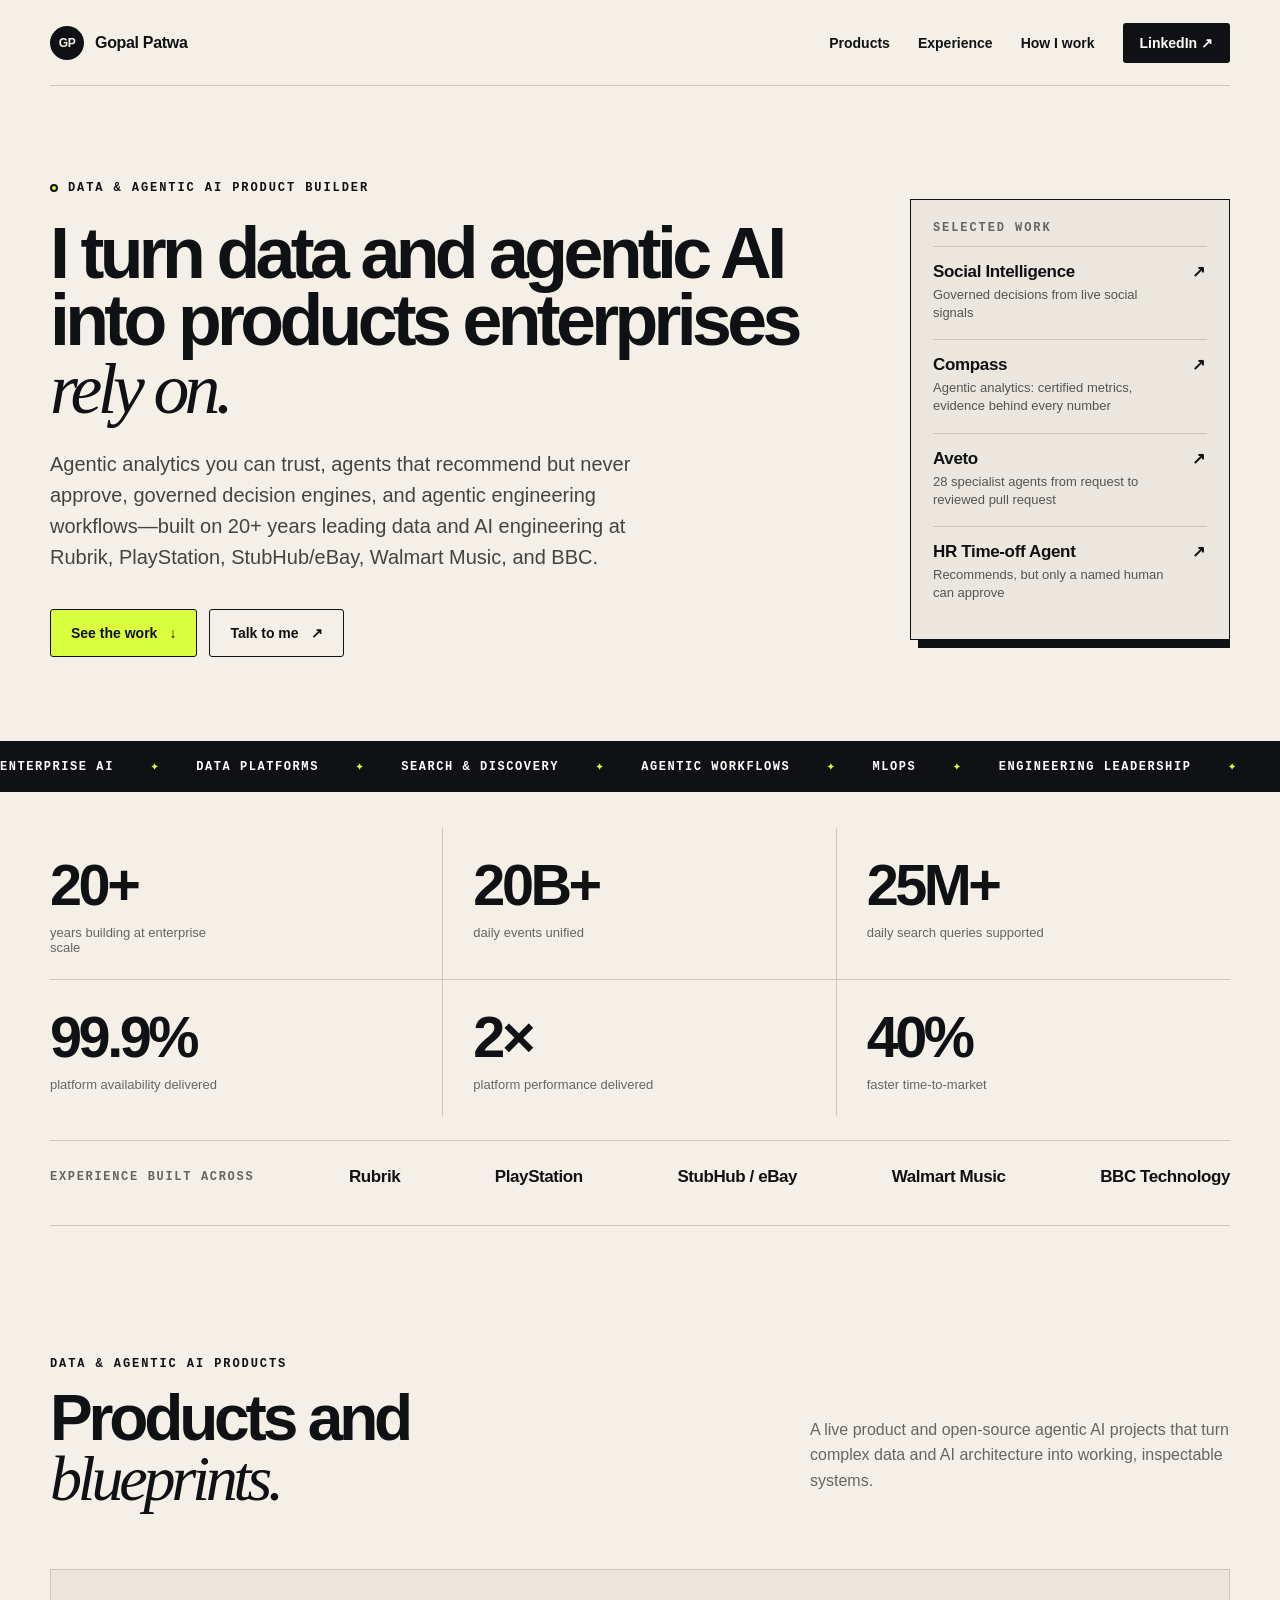
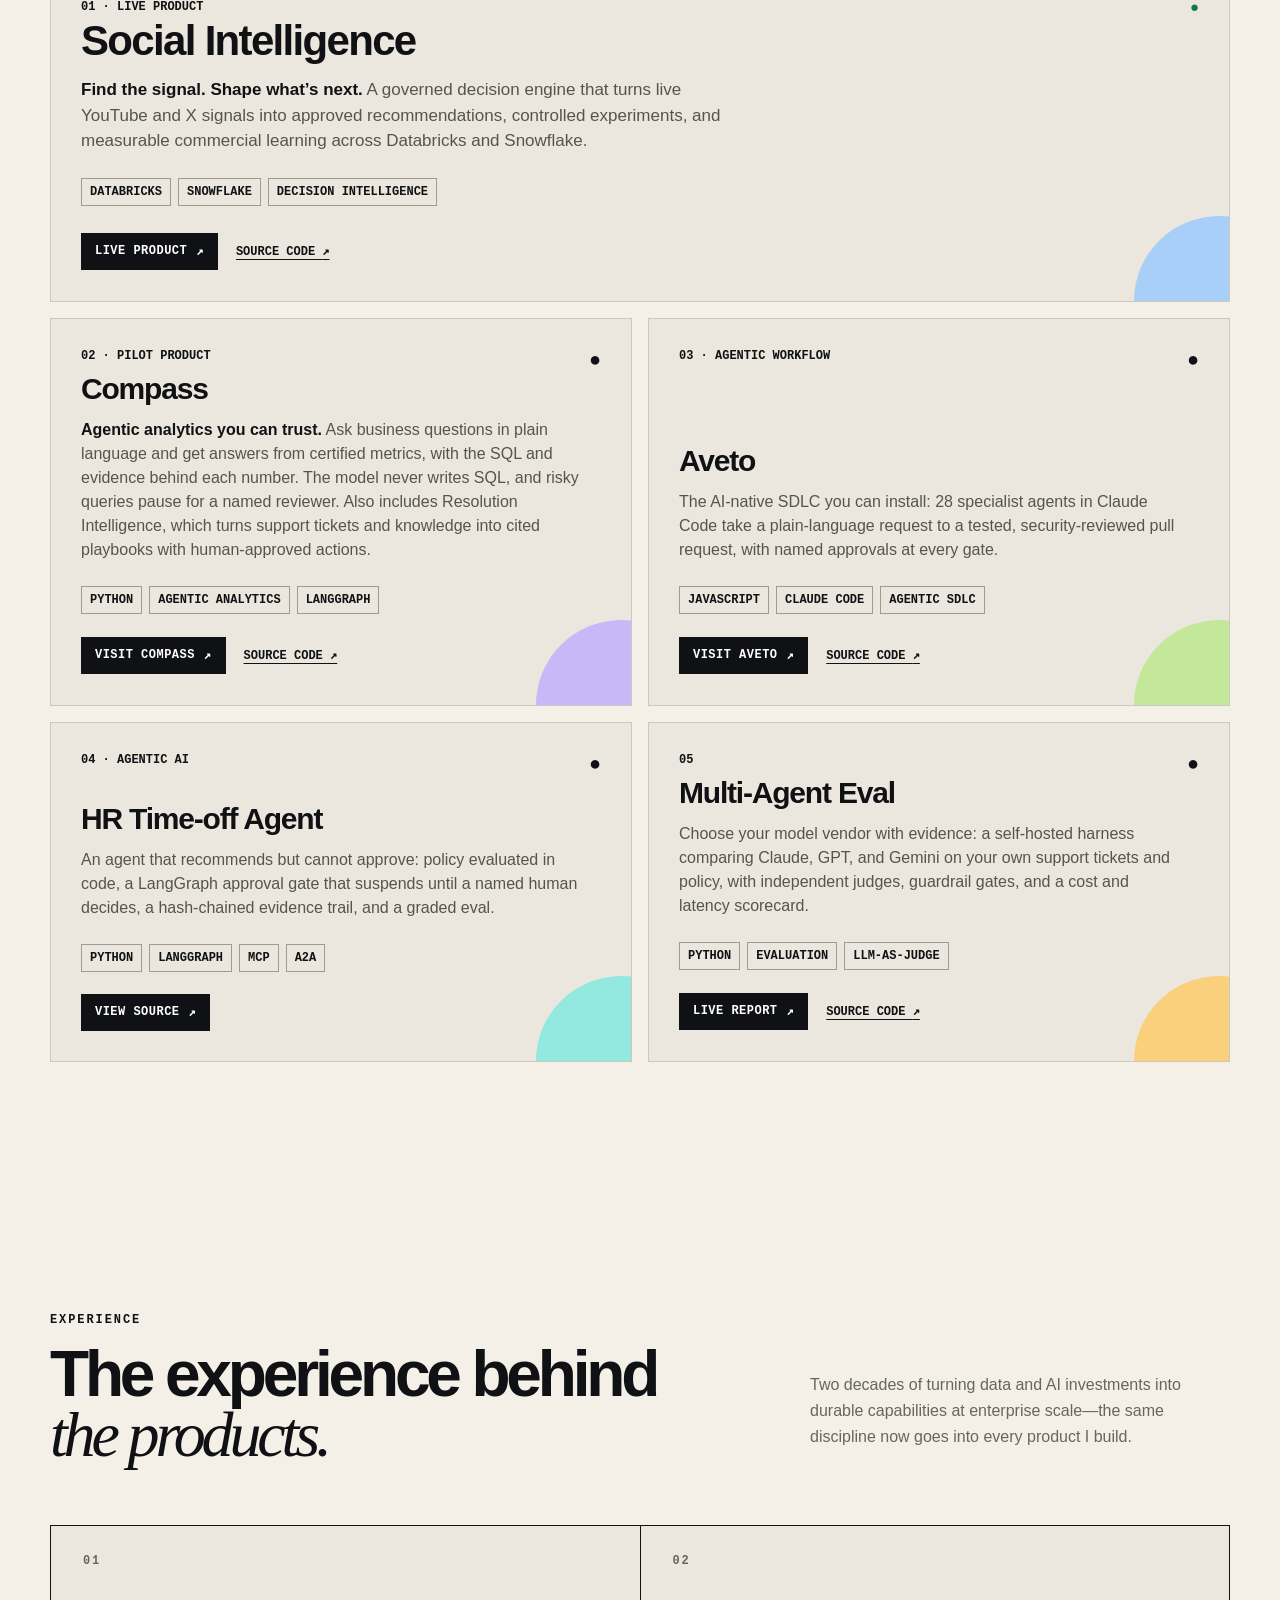
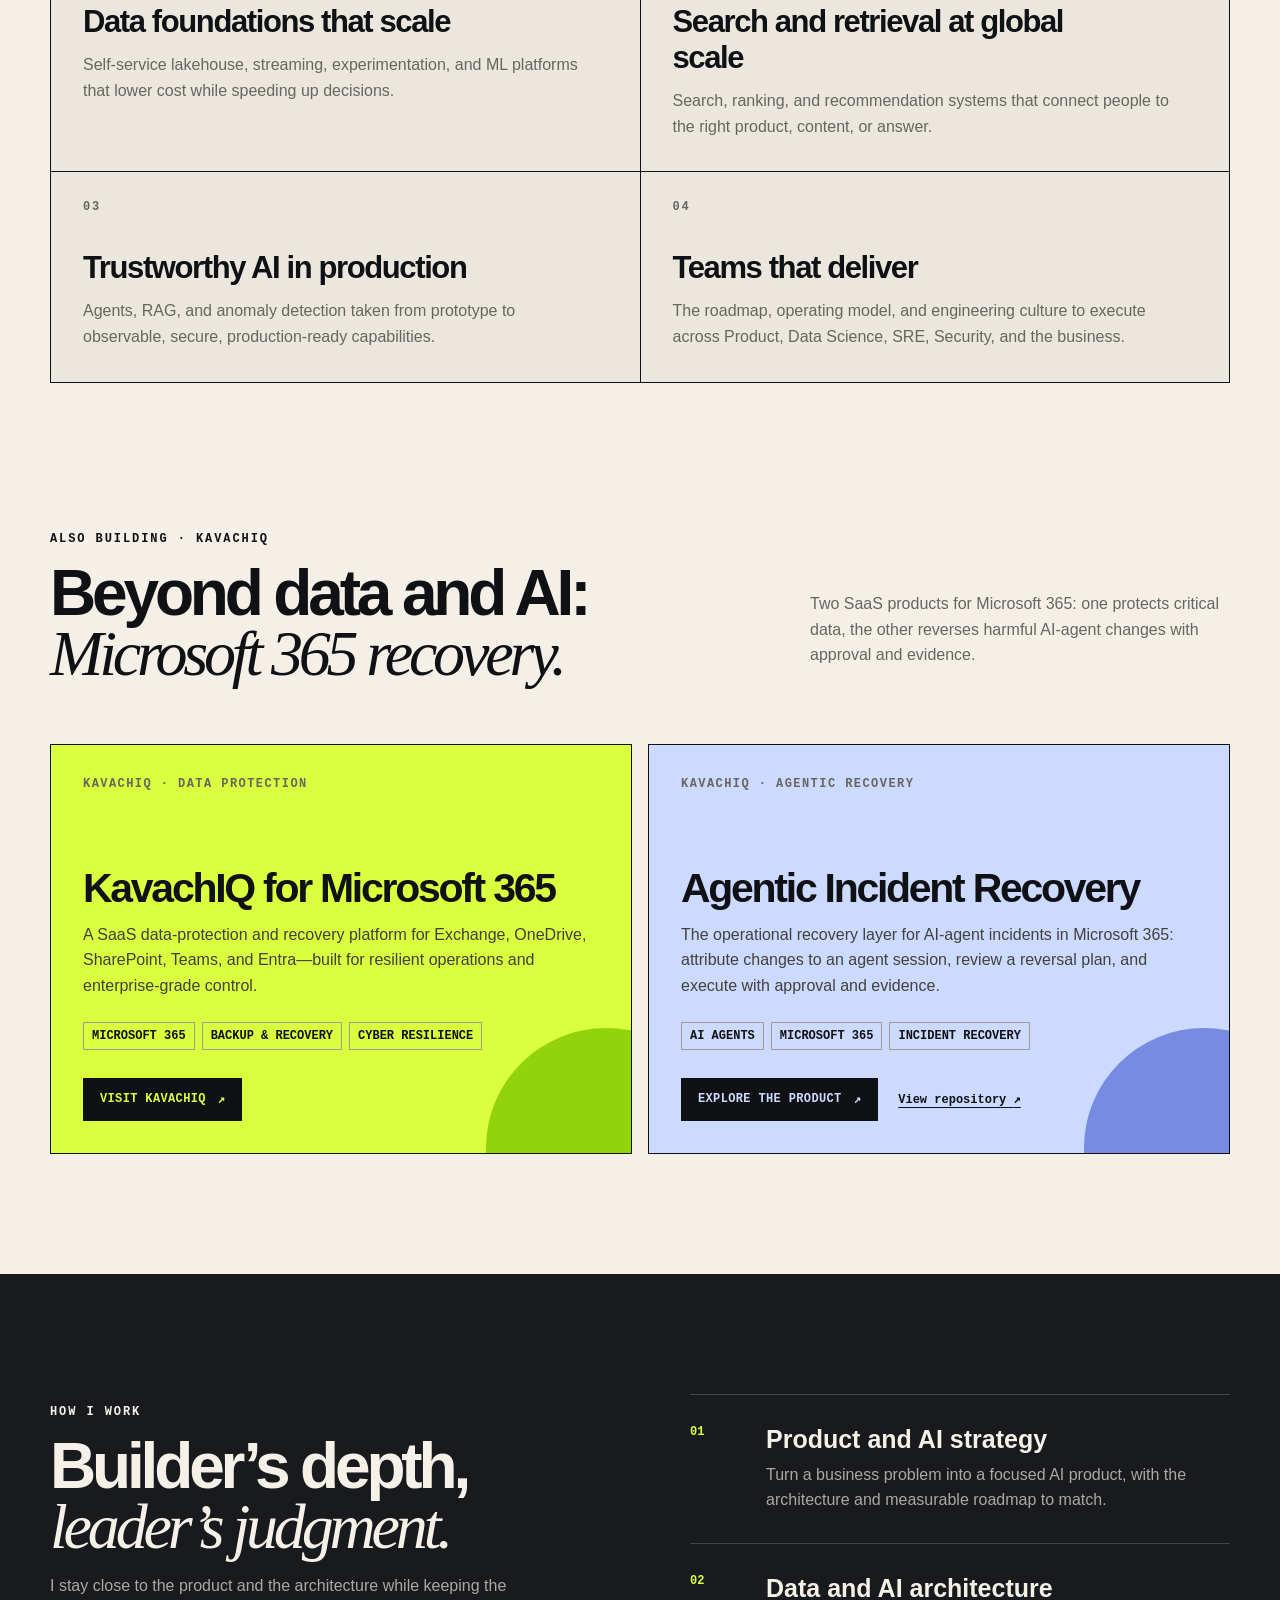
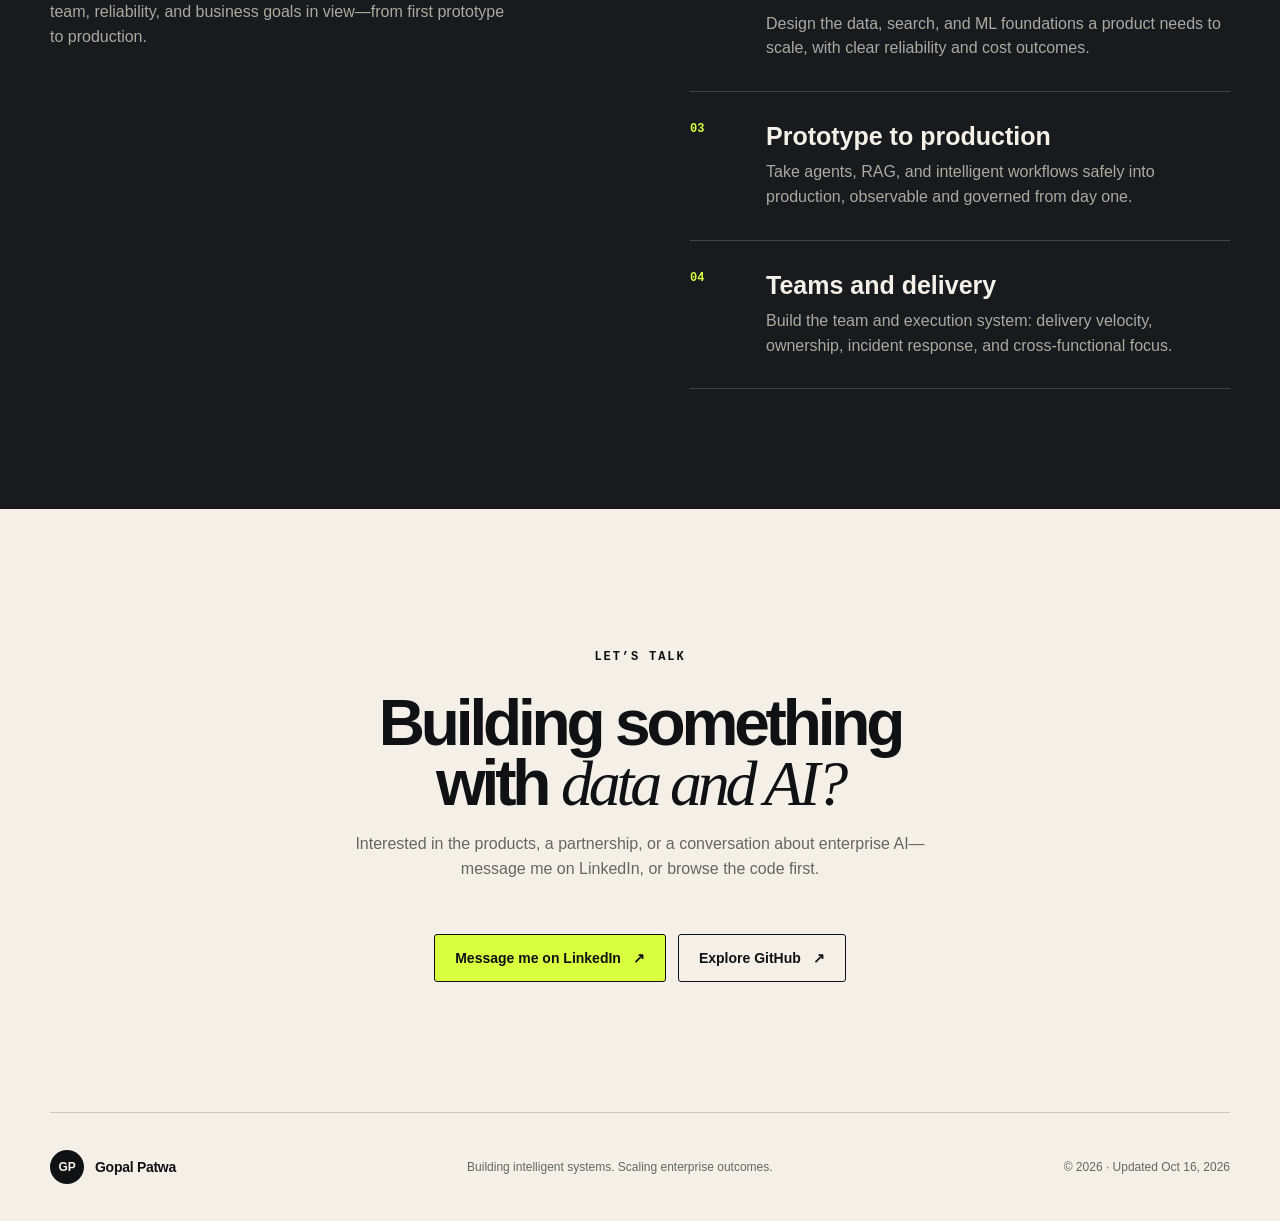
<file: index.html>
<!doctype html>
<html lang="en">
<head>
  <meta charset="utf-8">
  <meta name="viewport" content="width=device-width, initial-scale=1">
  <title>Gopal Patwa — Data &amp; Agentic AI Product Builder</title>
  <meta name="description" content="Building data and agentic AI products for the enterprise: KavachIQ for Microsoft 365 recovery and Social Intelligence. 20+ years leading data and AI engineering.">
  <meta property="og:title" content="Gopal Patwa — Data &amp; Agentic AI Product Builder">
  <meta property="og:description" content="Turning data and agentic AI into products enterprises rely on.">
  <meta property="og:image" content="https://gpatwa.github.io/og.png">
  <meta property="og:image:alt" content="Gopal Patwa — Data &amp; Agentic AI Product Builder">
  <meta property="og:type" content="website">
  <meta property="og:url" content="https://gpatwa.github.io/">
  <meta name="twitter:card" content="summary_large_image">
  <meta name="twitter:image" content="https://gpatwa.github.io/og.png">
  <link rel="icon" href="favicon.svg">
  <link rel="stylesheet" href="styles.css">
</head>
<body>
<main>
  <nav class="nav shell" aria-label="Primary navigation">
    <a class="brand" href="#top" aria-label="Gopal Patwa home"><span>GP</span> Gopal Patwa</a>
    <div class="navlinks"><a href="#work">Products</a><a href="#impact">Experience</a><a href="#about">How I work</a><a class="nav-cta" href="https://www.linkedin.com/in/gopalpatwa" target="_blank" rel="noreferrer">LinkedIn ↗</a></div>
  </nav>

  <section class="hero shell" id="top">
    <div class="hero-main">
      <div class="eyebrow"><i></i> DATA &amp; AGENTIC AI PRODUCT BUILDER</div>
      <h1>I turn data and agentic AI into products enterprises <em>rely&nbsp;on.</em></h1>
      <p class="hero-copy">Agentic analytics you can trust, agents that recommend but never approve, governed decision engines, and agentic engineering workflows&mdash;built on 20+ years leading data and AI engineering at Rubrik, PlayStation, StubHub/eBay, Walmart Music, and BBC.</p>
      <div class="actions"><a class="button primary" href="#work">See the work <span>&darr;</span></a><a class="button secondary" href="https://www.linkedin.com/in/gopalpatwa" target="_blank" rel="noreferrer">Talk to me <span>&nearr;</span></a></div>
    </div>
    <aside class="now" aria-label="Selected work">
      <p class="kicker">SELECTED WORK</p>
      <a href="https://social-intelligence-signals.gopalpatwa.chatgpt.site" target="_blank" rel="noreferrer"><b>Social Intelligence</b><span>Governed decisions from live social signals</span><i>&nearr;</i></a>
      <a href="https://salmon-ground-06555890f.4.azurestaticapps.net/welcome" target="_blank" rel="noreferrer"><b>Compass</b><span>Agentic analytics: certified metrics, evidence behind every number</span><i>&nearr;</i></a>
      <a href="https://aveto.dev" target="_blank" rel="noreferrer"><b>Aveto</b><span>28 specialist agents from request to reviewed pull request</span><i>&nearr;</i></a>
      <a href="https://github.com/gpatwa/hr-timeoff-agent" target="_blank" rel="noreferrer"><b>HR Time-off Agent</b><span>Recommends, but only a named human can approve</span><i>&nearr;</i></a>
    </aside>
  </section>

  <section class="marquee" aria-label="Areas of expertise"><div>ENTERPRISE AI <span>✦</span> DATA PLATFORMS <span>✦</span> SEARCH & DISCOVERY <span>✦</span> AGENTIC WORKFLOWS <span>✦</span> MLOPS <span>✦</span> ENGINEERING LEADERSHIP <span>✦</span></div></section>

  <section class="proof shell">
    <div><strong>20+</strong><span>years building at enterprise scale</span></div><div><strong>20B+</strong><span>daily events unified</span></div><div><strong>25M+</strong><span>daily search queries supported</span></div><div><strong>99.9%</strong><span>platform availability delivered</span></div><div><strong>2&times;</strong><span>platform performance delivered</span></div><div><strong>40%</strong><span>faster time-to-market</span></div>
  </section>
  <div class="experience shell"><span>EXPERIENCE BUILT ACROSS</span><strong>Rubrik</strong><strong>PlayStation</strong><strong>StubHub / eBay</strong><strong>Walmart Music</strong><strong>BBC Technology</strong></div>

  

  <section class="section shell" id="work">
    <div class="section-heading"><div><p class="kicker">DATA &amp; AGENTIC AI PRODUCTS</p><h2>Products and<br><em>blueprints.</em></h2></div><p>A live product and open-source agentic AI projects that turn complex data and AI architecture into working, inspectable systems.</p></div>
    <div class="project-grid">
      <!-- projects:start -->
      <article class="project blue social-intelligence featured"><div class="project-top"><span>01 · LIVE PRODUCT</span><b>●</b></div><h3>Social Intelligence</h3><p><strong>Find the signal. Shape what’s next.</strong> A governed decision engine that turns live YouTube and X signals into approved recommendations, controlled experiments, and measurable commercial learning across Databricks and Snowflake.</p><div class="tags"><span>Databricks</span><span>Snowflake</span><span>Decision Intelligence</span></div><div class="project-actions"><a class="project-link" href="https://social-intelligence-signals.gopalpatwa.chatgpt.site" target="_blank" rel="noreferrer">Live product <span>↗</span></a><a class="project-repo" href="https://github.com/gpatwa/social-intelligence-platform" target="_blank" rel="noreferrer">Source code <span>↗</span></a></div></article>
      <article class="project violet"><div class="project-top"><span>02 · PILOT PRODUCT</span><b>●</b></div><h3>Compass</h3><p><strong>Agentic analytics you can trust.</strong> Ask business questions in plain language and get answers from certified metrics, with the SQL and evidence behind each number. The model never writes SQL, and risky queries pause for a named reviewer. Also includes Resolution Intelligence, which turns support tickets and knowledge into cited playbooks with human-approved actions.</p><div class="tags"><span>Python</span><span>Agentic analytics</span><span>LangGraph</span></div><div class="project-actions"><a class="project-link" href="https://salmon-ground-06555890f.4.azurestaticapps.net/welcome" target="_blank" rel="noreferrer">Visit Compass <span>↗</span></a><a class="project-repo" href="https://github.com/gpatwa/enterprise-agentic-rag" target="_blank" rel="noreferrer">Source code <span>↗</span></a></div></article>
      <article class="project green"><div class="project-top"><span>03 · AGENTIC WORKFLOW</span><b>●</b></div><h3>Aveto</h3><p>The AI-native SDLC you can install: 28 specialist agents in Claude Code take a plain-language request to a tested, security-reviewed pull request, with named approvals at every gate.</p><div class="tags"><span>JavaScript</span><span>Claude Code</span><span>Agentic SDLC</span></div><div class="project-actions"><a class="project-link" href="https://aveto.dev" target="_blank" rel="noreferrer">Visit Aveto <span>↗</span></a><a class="project-repo" href="https://github.com/gpatwa/agentic-sdlc-playbook" target="_blank" rel="noreferrer">Source code <span>↗</span></a></div></article>
      <article class="project cyan"><div class="project-top"><span>04 · AGENTIC AI</span><b>●</b></div><h3>HR Time-off Agent</h3><p>An agent that recommends but cannot approve: policy evaluated in code, a LangGraph approval gate that suspends until a named human decides, a hash-chained evidence trail, and a graded eval.</p><div class="tags"><span>Python</span><span>LangGraph</span><span>MCP</span><span>A2A</span></div><div class="project-actions"><a class="project-link" href="https://github.com/gpatwa/hr-timeoff-agent" target="_blank" rel="noreferrer">View source <span>↗</span></a></div></article>
      <article class="project amber"><div class="project-top"><span>05</span><b>●</b></div><h3>Multi-Agent Eval</h3><p>Choose your model vendor with evidence: a self-hosted harness comparing Claude, GPT, and Gemini on your own support tickets and policy, with independent judges, guardrail gates, and a cost and latency scorecard.</p><div class="tags"><span>Python</span><span>Evaluation</span><span>LLM-as-judge</span></div><div class="project-actions"><a class="project-link" href="https://eval.aveto.dev/" target="_blank" rel="noreferrer">Live report <span>↗</span></a><a class="project-repo" href="https://github.com/gpatwa/multi-agent-eval" target="_blank" rel="noreferrer">Source code <span>↗</span></a></div></article>
      <!-- projects:end -->
    </div>
  </section>

  <section class="section shell" id="impact">
    <div class="section-heading"><div><p class="kicker">EXPERIENCE</p><h2>The experience behind<br><em>the products.</em></h2></div><p>Two decades of turning data and AI investments into durable capabilities at enterprise scale&mdash;the same discipline now goes into every product I build.</p></div>
    <div class="outcome-grid">
      <article class="outcome"><small>01</small><h3>Data foundations that scale</h3><p>Self-service lakehouse, streaming, experimentation, and ML platforms that lower cost while speeding up decisions.</p></article>
      <article class="outcome"><small>02</small><h3>Search and retrieval at global scale</h3><p>Search, ranking, and recommendation systems that connect people to the right product, content, or answer.</p></article>
      <article class="outcome"><small>03</small><h3>Trustworthy AI in production</h3><p>Agents, RAG, and anomaly detection taken from prototype to observable, secure, production-ready capabilities.</p></article>
      <article class="outcome"><small>04</small><h3>Teams that deliver</h3><p>The roadmap, operating model, and engineering culture to execute across Product, Data Science, SRE, Security, and the business.</p></article>
    </div>
  </section>


  

  <section class="section shell product-section" id="products">
    <div class="section-heading"><div><p class="kicker">ALSO BUILDING · KAVACHIQ</p><h2>Beyond data and AI:<br><em>Microsoft 365 recovery.</em></h2></div><p>Two SaaS products for Microsoft 365: one protects critical data, the other reverses harmful AI-agent changes with approval and evidence.</p></div>
    <div class="product-grid">
      <article class="product-card protection"><p class="product-label">KAVACHIQ · DATA PROTECTION</p><h3>KavachIQ for Microsoft 365</h3><p class="product-description">A SaaS data-protection and recovery platform for Exchange, OneDrive, SharePoint, Teams, and Entra—built for resilient operations and enterprise-grade control.</p><div class="tags"><span>Microsoft 365</span><span>Backup &amp; Recovery</span><span>Cyber Resilience</span></div><div class="product-actions"><a class="product-link" href="https://kavachiq.com/" target="_blank" rel="noreferrer">Visit KavachIQ <span>↗</span></a></div></article>
      <article class="product-card recovery"><p class="product-label">KAVACHIQ · AGENTIC RECOVERY</p><h3>Agentic Incident Recovery</h3><p class="product-description">The operational recovery layer for AI-agent incidents in Microsoft 365: attribute changes to an agent session, review a reversal plan, and execute with approval and evidence.</p><div class="tags"><span>AI Agents</span><span>Microsoft 365</span><span>Incident Recovery</span></div><div class="product-actions"><a class="product-link" href="https://agents.kavachiq.com/" target="_blank" rel="noreferrer">Explore the product <span>↗</span></a><a class="product-repo" href="https://github.com/gpatwa/autonomous-assurance" target="_blank" rel="noreferrer">View repository <span>↗</span></a></div></article>
    </div>
  </section>

  <section class="build-section" id="about"><div class="shell build-grid"><div class="sticky-title"><p class="kicker">HOW I WORK</p><h2>Builder&rsquo;s depth,<br><em>leader&rsquo;s judgment.</em></h2><p>I stay close to the product and the architecture while keeping the team, reliability, and business goals in view&mdash;from first prototype to production.</p></div><div class="capabilities">
    <article><span>01</span><div><h3>Product and AI strategy</h3><p>Turn a business problem into a focused AI product, with the architecture and measurable roadmap to match.</p></div></article>
    <article><span>02</span><div><h3>Data and AI architecture</h3><p>Design the data, search, and ML foundations a product needs to scale, with clear reliability and cost outcomes.</p></div></article>
    <article><span>03</span><div><h3>Prototype to production</h3><p>Take agents, RAG, and intelligent workflows safely into production, observable and governed from day one.</p></div></article>
    <article><span>04</span><div><h3>Teams and delivery</h3><p>Build the team and execution system: delivery velocity, ownership, incident response, and cross-functional focus.</p></div></article>
  </div></div></section>

  <section class="cta shell"><p class="kicker">LET&rsquo;S TALK</p><h2>Building something<br>with <em>data and AI?</em></h2><p>Interested in the products, a partnership, or a conversation about enterprise AI&mdash;message me on LinkedIn, or browse the code first.</p><div class="actions"><a class="button primary" href="https://www.linkedin.com/in/gopalpatwa" target="_blank" rel="noreferrer">Message me on LinkedIn <span>↗</span></a><a class="button secondary" href="https://github.com/gpatwa" target="_blank" rel="noreferrer">Explore GitHub <span>↗</span></a></div></section>
  <footer class="shell"><a class="brand" href="#top"><span>GP</span> Gopal Patwa</a><p>Building intelligent systems. Scaling enterprise outcomes.</p><p>© 2026 · Updated <time id="updated" datetime="2026-10-16">Oct 16, 2026</time></p></footer>
</main>
</body>
</html>
</file>
<file: styles.css>
:root{--ink:#101114;--paper:#f4f0e8;--line:#cdc8bd;--acid:#d9ff3f;--muted:#66665f}*{box-sizing:border-box}html{scroll-behavior:smooth}body{margin:0;background:var(--paper);color:var(--ink);font-family:Arial,Helvetica,sans-serif}a{color:inherit;text-decoration:none}.shell{width:min(1180px,calc(100% - 48px));margin-inline:auto}.nav{height:86px;display:flex;align-items:center;justify-content:space-between;border-bottom:1px solid var(--line);position:relative;z-index:5}.brand{display:flex;align-items:center;gap:11px;font-weight:750;letter-spacing:-.02em}.brand>span{display:grid;place-items:center;width:34px;height:34px;color:var(--paper);background:var(--ink);border-radius:50%;font-size:12px}.navlinks{display:flex;align-items:center;gap:28px;font-size:14px;font-weight:650}.nav-cta{background:var(--ink);color:#fff;padding:12px 17px;border-radius:3px}.hero{min-height:685px;padding:108px 0 90px;position:relative;overflow:hidden}.eyebrow,.kicker{font:700 12px/1 monospace;letter-spacing:.16em}.eyebrow{display:flex;align-items:center;gap:10px}.eyebrow i{width:8px;height:8px;background:var(--acid);border:2px solid var(--ink);border-radius:50%}.hero h1,.section h2,.build-section h2,.cta h2{margin:26px 0;font-size:clamp(54px,7vw,96px);line-height:.94;letter-spacing:-.065em;max-width:980px}em{font-family:Georgia,serif;font-weight:400}.hero-copy{width:min(630px,100%);font-size:20px;line-height:1.55;color:#44443f}.actions{display:flex;gap:12px;margin-top:36px}.button{display:inline-flex;padding:15px 20px;border:1px solid var(--ink);border-radius:3px;font-size:14px;font-weight:700;transition:.2s}.button span{margin-left:12px}.button:hover{transform:translateY(-2px);box-shadow:4px 4px 0 var(--ink)}.primary{background:var(--acid)}.secondary{background:transparent}.signal{position:absolute;width:370px;height:370px;right:36px;bottom:50px;display:grid;place-items:center;opacity:.92}.orbit{position:absolute;border:1px solid #a9a59c;border-radius:50%}.one{inset:45px}.two{inset:92px}.signal:before,.signal:after{content:"";position:absolute;background:#b7b2a7}.signal:before{width:100%;height:1px}.signal:after{height:100%;width:1px}.signal-core{width:116px;height:116px;background:var(--ink);color:#fff;border-radius:50%;display:flex;flex-direction:column;align-items:center;justify-content:center;font:700 15px monospace;z-index:2;box-shadow:0 0 0 12px var(--acid)}.signal-core span{color:var(--acid)}.node{position:absolute;background:var(--paper);border:1px solid var(--ink);padding:7px;font:700 11px monospace;z-index:2}.n1{top:20px}.n2{right:8px}.n3{bottom:17px}.n4{left:9px}.marquee{overflow:hidden;background:var(--ink);color:#fff;padding:18px 0;font:700 12px monospace;letter-spacing:.13em;white-space:nowrap}.marquee div{width:max-content;animation:scroll 28s linear infinite}.marquee span{color:var(--acid);margin:0 28px}@keyframes scroll{to{transform:translateX(-35%)}}
.proof{display:grid;grid-template-columns:repeat(4,1fr);padding:72px 0;border-bottom:1px solid var(--line)}.proof div{display:flex;flex-direction:column;border-right:1px solid var(--line);padding-left:30px}.proof div:first-child{padding-left:0}.proof div:last-child{border:0}.proof strong{font-size:clamp(40px,4.5vw,64px);letter-spacing:-.06em}.proof span{color:var(--muted);font-size:13px;margin-top:7px;max-width:180px}.section{padding:120px 0}.section-heading{display:flex;justify-content:space-between;align-items:end;gap:40px;margin-bottom:60px}.section-heading h2,.build-section h2,.cta h2{font-size:clamp(44px,5vw,68px);margin:18px 0 0}.section-heading>p{max-width:420px;color:var(--muted);line-height:1.6}.outcome-grid{display:grid;grid-template-columns:repeat(2,1fr);border-top:1px solid var(--ink);border-left:1px solid var(--ink)}.outcome{min-height:365px;padding:32px;display:flex;flex-direction:column;border-right:1px solid var(--ink);border-bottom:1px solid var(--ink);background:#ebe7de}.outcome small{font:700 12px monospace;letter-spacing:.14em;color:var(--muted)}.outcome h3{font-size:31px;letter-spacing:-.045em;max-width:430px;margin:52px 0 14px}.outcome>p{color:var(--muted);line-height:1.6;max-width:500px;margin:0 0 34px}.metric{margin-top:auto;display:flex;align-items:end;gap:12px}.metric strong{font-size:42px;line-height:.85;letter-spacing:-.06em}.metric span{font:600 12px monospace;text-transform:uppercase;letter-spacing:.08em;color:var(--muted);max-width:120px}.experience{display:flex;align-items:center;justify-content:space-between;gap:26px;padding:38px 0;border-bottom:1px solid var(--line);flex-wrap:wrap}.experience span{font:700 12px monospace;letter-spacing:.14em;color:var(--muted)}.experience strong{font-size:17px;letter-spacing:-.025em}
.project-grid{display:grid;grid-template-columns:repeat(2,1fr);gap:16px}.project{min-height:340px;padding:30px;border:1px solid var(--line);background:#ebe7de;position:relative;display:flex;flex-direction:column;transition:.25s;overflow:hidden}.project:after{content:"";position:absolute;width:170px;height:170px;border-radius:50%;right:-75px;bottom:-85px;background:var(--card);opacity:.75;transition:.25s}.project>*{position:relative;z-index:1}.project:hover{transform:translateY(-5px);border-color:var(--ink);box-shadow:7px 7px 0 var(--ink)}.project:hover:after{transform:scale(1.25)}.project-top{display:flex;justify-content:space-between;font:700 12px monospace}.project-top b{font-size:20px}.project h3{margin:auto 0 12px;font-size:30px;letter-spacing:-.04em;max-width:390px}.project p{margin:0 0 24px;line-height:1.5;color:#55544f;max-width:500px}.project p strong{color:var(--ink)}.tags{display:flex;gap:7px;flex-wrap:wrap}.tags span{border:1px solid #9f9b93;padding:6px 8px;font:600 12px monospace;text-transform:uppercase}.project-actions{display:flex;align-items:center;gap:18px;flex-wrap:wrap;margin-top:22px}.project-link{display:inline-flex;align-items:center;gap:9px;padding:11px 14px;background:var(--ink);color:#fff;font:700 12px monospace;letter-spacing:.04em;text-transform:uppercase}.project-repo{padding:12px 0;font:700 12px monospace;text-decoration:underline;text-underline-offset:4px;text-transform:uppercase}.social-intelligence .project-top b{color:#16744a;font-size:15px}.violet{--card:#bca9ff}.cyan{--card:#76e9e1}.amber{--card:#ffc85b}.pink{--card:#f2a4c4}.blue{--card:#91c7ff}.green{--card:#b7e982}
.product-section{padding-top:18px}.product-grid{display:grid;grid-template-columns:repeat(2,1fr);gap:16px}.product-card{min-height:410px;padding:32px;display:flex;flex-direction:column;border:1px solid var(--ink);background:var(--product-bg);position:relative;overflow:hidden}.product-card:after{content:"";position:absolute;width:240px;height:240px;right:-95px;bottom:-115px;border-radius:50%;background:var(--product-orb);opacity:.8}.product-label{position:relative;z-index:1;margin:0;font:700 12px monospace;letter-spacing:.12em;color:var(--muted)}.product-card h3{position:relative;z-index:1;max-width:500px;margin:auto 0 14px;font-size:clamp(32px,3.2vw,44px);line-height:.98;letter-spacing:-.055em}.product-description{position:relative;z-index:1;max-width:520px;margin:0 0 24px;color:#41413d;line-height:1.58}.product-card .tags{position:relative;z-index:1}.product-actions{position:relative;z-index:1;display:flex;gap:20px;align-items:center;flex-wrap:wrap;margin-top:28px}.product-link{display:inline-flex;gap:12px;align-items:center;padding:13px 16px;border:1px solid var(--ink);background:var(--ink);color:var(--product-link);font:700 12px monospace;letter-spacing:.03em;text-transform:uppercase}.product-repo{padding:12px 0;font:700 12px monospace;text-decoration:underline;text-underline-offset:4px}.protection{--product-bg:#d9ff3f;--product-orb:#83c900;--product-link:#d9ff3f}.recovery{--product-bg:#cddaff;--product-orb:#6379db;--product-link:#cddaff}
.build-section{background:#191a1d;color:#f5f1e9;padding:120px 0}.build-grid{display:grid;grid-template-columns:1fr 1fr;gap:100px}.sticky-title{align-self:start;position:sticky;top:35px}.sticky-title>p:last-child{color:#aaa9a2;line-height:1.6;max-width:470px}.capabilities article{display:grid;grid-template-columns:56px 1fr;gap:20px;padding:30px 0;border-top:1px solid #424347}.capabilities article:last-child{border-bottom:1px solid #424347}.capabilities article>span{font:600 12px monospace;color:var(--acid)}.capabilities h3{font-size:25px;margin:0 0 9px}.capabilities p{color:#aaa9a2;line-height:1.55;margin:0}.cta{padding:130px 0;text-align:center;display:flex;flex-direction:column;align-items:center}.cta h2{max-width:850px}.cta>p:not(.kicker){max-width:620px;color:var(--muted);line-height:1.6}.cta .actions{justify-content:center}.cta .button{margin-top:0}footer{min-height:110px;border-top:1px solid var(--line);display:flex;align-items:center;justify-content:space-between;color:var(--muted);font-size:12px}footer .brand{color:var(--ink);font-size:14px}
@media(max-width:820px){.hero{padding-top:56px;min-height:0;padding-bottom:70px}.signal{position:relative;right:auto;bottom:auto;width:260px;height:260px;margin:64px auto 0;opacity:1}.nav{height:auto;flex-wrap:wrap;padding-top:14px}.navlinks{order:3;width:100%;overflow-x:auto;gap:24px;padding:4px 0 10px;white-space:nowrap;scrollbar-width:none}.navlinks::-webkit-scrollbar{display:none}.navlinks>a{padding:10px 0;flex:none}.nav-cta{padding:12px 17px!important}.hero-copy{font-size:18px}.proof{grid-template-columns:repeat(2,1fr)}.proof div{padding:25px}.proof div:nth-child(2){border-right:0}.section-heading,.build-grid{display:block}.section-heading>p{margin-top:25px}.outcome-grid,.product-grid,.project-grid{grid-template-columns:1fr}.experience{justify-content:flex-start}.experience span{width:100%}.sticky-title{position:static;margin-bottom:55px}footer{flex-wrap:wrap;gap:15px;padding:30px 0}}
@media(max-width:520px){.shell{width:min(100% - 28px,1180px)}.nav{height:auto}.hero h1{font-size:49px}.actions{flex-direction:column;align-items:stretch}.button{justify-content:space-between}.proof{grid-template-columns:1fr}.proof div{padding:25px 0;border-right:0;border-bottom:1px solid var(--line)}.section{padding:85px 0}.outcome{min-height:330px;padding:24px}.product-card{min-height:390px;padding:24px}.project{min-height:310px;padding:24px}.build-section{padding:85px 0}.cta{padding:90px 0}.cta .actions{width:100%}footer p:nth-of-type(1){display:none}}
@media(prefers-reduced-motion:reduce){html{scroll-behavior:auto}.marquee div{animation:none}.button,.project{transition:none}}

:focus-visible{outline:3px solid var(--ink);outline-offset:3px;box-shadow:0 0 0 6px var(--acid)}
.nav-cta:focus-visible,.project-link:focus-visible,.primary:focus-visible{outline-color:var(--ink)}

.hero{display:grid;grid-template-columns:minmax(0,1fr) 320px;gap:56px;align-items:center;min-height:0;padding:96px 0 84px}
.hero h1{font-size:clamp(44px,5.6vw,80px);max-width:none}
.now{border:1px solid var(--ink);background:#ebe7de;padding:22px;display:flex;flex-direction:column;gap:2px;box-shadow:8px 8px 0 var(--ink)}
.now .kicker{margin:0 0 10px;color:var(--muted)}
.now a{position:relative;display:flex;flex-direction:column;gap:4px;padding:15px 34px 15px 0;border-top:1px solid var(--line)}
.now a b{font-size:17px;letter-spacing:-.02em}.now a span{font-size:13px;line-height:1.4;color:#55544f}.now a i{position:absolute;right:2px;top:15px;font-style:normal;font-weight:700}
.now a:hover b{text-decoration:underline;text-underline-offset:4px}
.proof{grid-template-columns:repeat(3,1fr)}.proof div:nth-child(3n){border-right:0}.proof div:nth-child(n+4){border-top:1px solid var(--line)}
.experience.shell{margin-top:0;margin-bottom:0;padding-top:26px}
@media(max-width:900px){.hero{grid-template-columns:1fr;gap:44px;padding:56px 0 64px}.now{box-shadow:5px 5px 0 var(--ink)}}
@media(max-width:820px){.proof{grid-template-columns:repeat(2,1fr)}.proof div:nth-child(3n){border-right:1px solid var(--line)}.proof div:nth-child(2n){border-right:0}}
@media(max-width:520px){.proof{grid-template-columns:1fr}.proof div:nth-child(n+2){border-top:1px solid var(--line)}.hero h1{font-size:40px}}
.proof div{padding-top:24px;padding-bottom:24px}.proof div:nth-child(3n+1){padding-left:0}.proof{padding:36px 0 24px}
@media(max-width:820px){.proof div:nth-child(3n+1){padding-left:25px}.proof div:nth-child(2n+1){padding-left:0}}
@media(max-width:520px){.proof div{padding-left:0!important}}

@media(min-width:821px){.project.featured{grid-column:1/-1;min-height:300px}.project.featured h3{font-size:42px;max-width:620px}.project.featured p{max-width:640px;font-size:17px}}
.project.featured .project-actions{margin-top:26px}
.outcome{min-height:0;padding:28px 32px 32px}.outcome h3{margin:36px 0 12px}.outcome>p{margin:0}
@media(max-width:520px){.outcome{padding:24px}.outcome h3{margin:28px 0 12px}}
</file>
